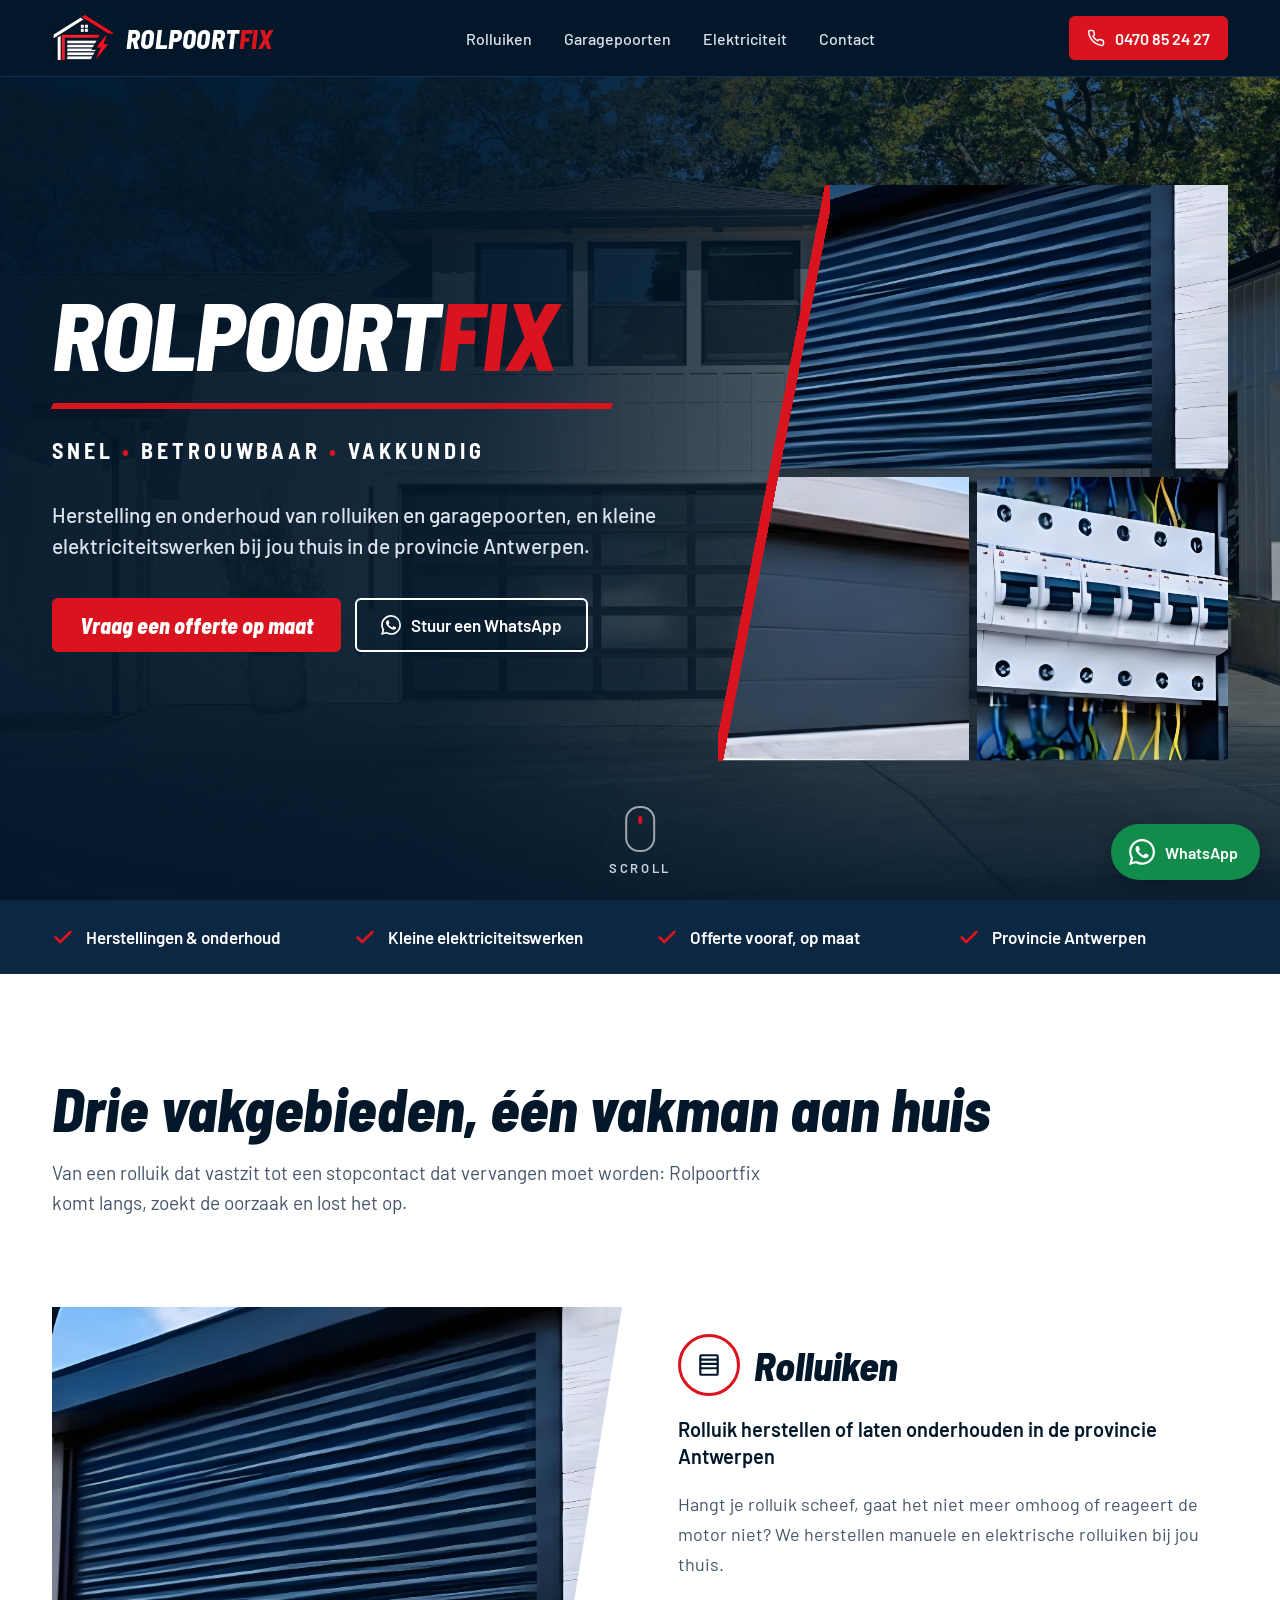
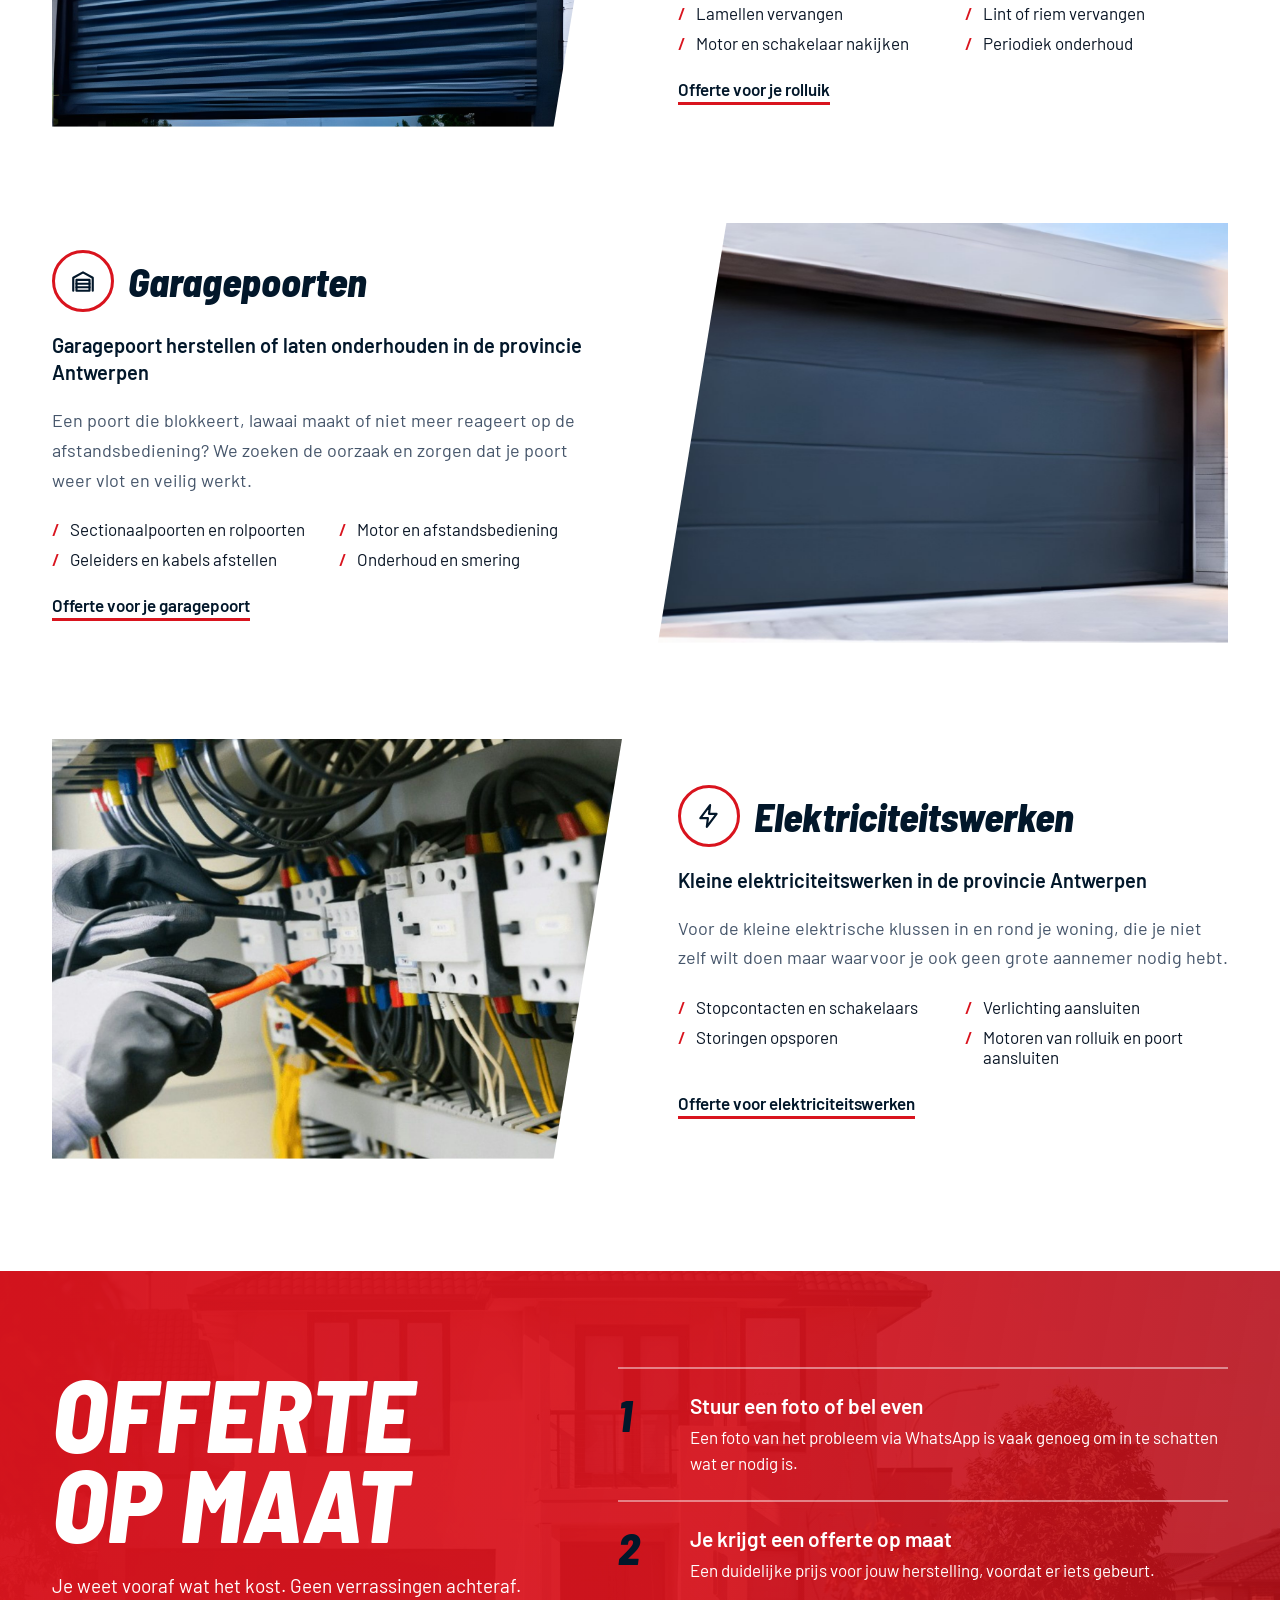
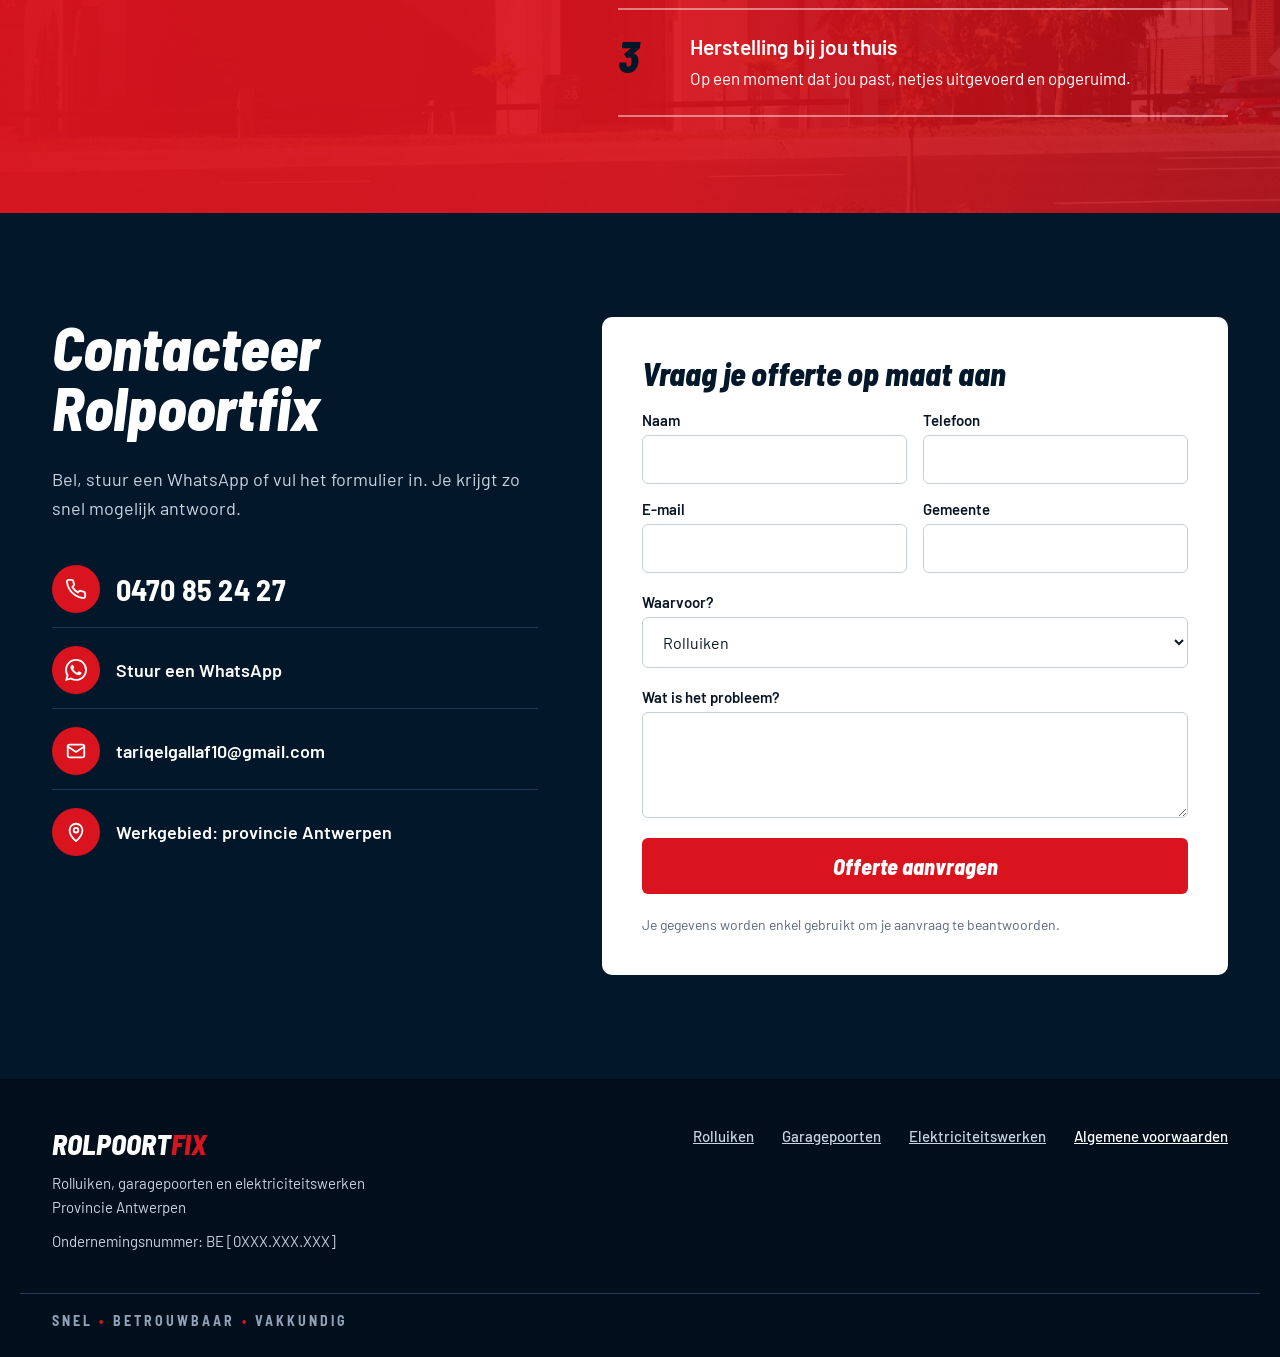
<file: index.html>
<!doctype html>
<html lang="nl-BE">
<head>
<meta charset="utf-8">
<meta name="viewport" content="width=device-width, initial-scale=1">
<title>Rolpoortfix | Rolluiken, garagepoorten &amp; elektriciteit – provincie Antwerpen</title>
<meta name="description" content="Rolluik of garagepoort stuk? Rolpoortfix herstelt en onderhoudt rolluiken en garagepoorten en doet kleine elektriciteitswerken in de provincie Antwerpen. Vraag een offerte op maat.">
<meta property="og:title" content="Rolpoortfix | Rolluiken, garagepoorten &amp; elektriciteit – provincie Antwerpen">
<meta property="og:description" content="Rolluik of garagepoort stuk? Rolpoortfix herstelt en onderhoudt rolluiken en garagepoorten en doet kleine elektriciteitswerken in de provincie Antwerpen. Vraag een offerte op maat.">
<meta property="og:type" content="website">
<meta property="og:image" content="assets/img/rolluik.jpg">
<meta name="theme-color" content="#02172A">
<link rel="icon" href="favicon.ico" sizes="any">
<link rel="apple-touch-icon" href="apple-touch-icon.png">
<link rel="preload" href="assets/fonts/barlow-latin-400-normal.woff2" as="font" type="font/woff2" crossorigin>
<link rel="preload" href="assets/fonts/barlow-semi-condensed-latin-800-italic.woff2" as="font" type="font/woff2" crossorigin>
<link rel="stylesheet" href="assets/css/style.css">
<script>document.documentElement.classList.add('js')</script>
<script src="assets/js/main.js" defer></script>
<script type="application/ld+json">{"@context": "https://schema.org", "@type": "HomeAndConstructionBusiness", "name": "Rolpoortfix", "slogan": "Snel • Betrouwbaar • Vakkundig", "telephone": "+32470852427", "email": "tariqelgallaf10@gmail.com", "image": "assets/img/logo.png", "areaServed": {"@type": "AdministrativeArea", "name": "Provincie Antwerpen"}, "description": "Herstelling en onderhoud van rolluiken en garagepoorten en kleine elektriciteitswerken in de provincie Antwerpen.", "makesOffer": [{"@type": "Offer", "itemOffered": {"@type": "Service", "name": "Rolluiken herstellen en onderhouden"}}, {"@type": "Offer", "itemOffered": {"@type": "Service", "name": "Garagepoorten herstellen en onderhouden"}}, {"@type": "Offer", "itemOffered": {"@type": "Service", "name": "Kleine elektriciteitswerken"}}]}</script>
</head>
<body>

<!-- Iconen (één keer gedefinieerd, hergebruikt met <use>) -->
<svg class="sprite" aria-hidden="true">
  <symbol id="i-phone" viewBox="0 0 24 24"><path d="M22 16.9v3a2 2 0 0 1-2.2 2 19.8 19.8 0 0 1-8.6-3.1 19.5 19.5 0 0 1-6-6A19.8 19.8 0 0 1 2.1 4.2 2 2 0 0 1 4.1 2h3a2 2 0 0 1 2 1.7c.1.9.4 1.8.7 2.7a2 2 0 0 1-.5 2.1L8 9.8a16 16 0 0 0 6 6l1.3-1.3a2 2 0 0 1 2.1-.4c.9.3 1.8.6 2.7.7a2 2 0 0 1 1.7 2z"/></symbol>
  <symbol id="i-whatsapp" viewBox="0 0 24 24"><path d="M17.472 14.382c-.297-.149-1.758-.867-2.03-.967-.273-.099-.471-.148-.67.15-.197.297-.767.966-.94 1.164-.173.199-.347.223-.644.075-.297-.15-1.255-.463-2.39-1.475-.883-.788-1.48-1.761-1.653-2.059-.173-.297-.018-.458.13-.606.134-.133.298-.347.446-.52.149-.174.198-.298.298-.497.099-.198.05-.371-.025-.52-.075-.149-.669-1.612-.916-2.207-.242-.579-.487-.5-.669-.51-.173-.008-.371-.01-.57-.01-.198 0-.52.074-.792.372-.272.297-1.04 1.016-1.04 2.479 0 1.462 1.065 2.875 1.213 3.074.149.198 2.096 3.2 5.077 4.487.709.306 1.262.489 1.694.625.712.227 1.36.195 1.871.118.571-.085 1.758-.719 2.006-1.413.248-.694.248-1.289.173-1.413-.074-.124-.272-.198-.57-.347m-5.421 7.403h-.004a9.87 9.87 0 0 1-5.031-1.378l-.361-.214-3.741.982.998-3.648-.235-.374a9.86 9.86 0 0 1-1.51-5.26c.001-5.45 4.436-9.884 9.888-9.884 2.64 0 5.122 1.03 6.988 2.898a9.825 9.825 0 0 1 2.893 6.994c-.003 5.45-4.437 9.884-9.885 9.884m8.413-18.297A11.815 11.815 0 0 0 12.05 0C5.495 0 .16 5.335.157 11.892c0 2.096.547 4.142 1.588 5.945L.057 24l6.305-1.654a11.882 11.882 0 0 0 5.683 1.448h.005c6.554 0 11.89-5.335 11.893-11.893a11.821 11.821 0 0 0-3.48-8.413z"/></symbol>
  <symbol id="i-check" viewBox="0 0 24 24"><path d="M4 12.5l5 5L20 6.5"/></symbol>
  <symbol id="i-rolluik" viewBox="0 0 24 24"><rect x="4" y="3" width="16" height="18" rx="1"/><path d="M4 7h16M4 11h16M4 15h16"/></symbol>
  <symbol id="i-garage" viewBox="0 0 24 24"><path d="M3 21V9l9-5 9 5v12"/><rect x="6" y="11" width="12" height="10"/><path d="M6 14.5h12M6 17.8h12"/></symbol>
  <symbol id="i-bolt" viewBox="0 0 24 24"><path d="M13 2L4 14h7l-1 8 9-12h-7z"/></symbol>
  <symbol id="i-mail" viewBox="0 0 24 24"><rect x="3" y="5" width="18" height="14" rx="2"/><path d="M3 7l9 6 9-6"/></symbol>
  <symbol id="i-pin" viewBox="0 0 24 24"><path d="M12 22s7-6.2 7-12a7 7 0 0 0-14 0c0 5.8 7 12 7 12z"/><circle cx="12" cy="10" r="2.5"/></symbol>
</svg>

<!-- Header -->
<header class="site-header">
  <div class="container site-header__inner">
    <a class="brand" href="#top" aria-label="Rolpoortfix, naar boven">
      <img class="brand__logo" src="assets/img/logo.png" alt="Rolpoortfix logo" width="62" height="48">
      <span class="wordmark">ROLPOORT<span class="accent">FIX</span></span>
    </a>
    <nav id="main-nav" class="main-nav" aria-label="Hoofdmenu">
      <a href="#rolluiken">Rolluiken</a>
      <a href="#garagepoorten">Garagepoorten</a>
      <a href="#elektriciteit">Elektriciteit</a>
      <a href="#contact">Contact</a>
    </nav>
    <div class="site-header__actions">
      <a class="btn btn--red btn--sm btn--collapse" href="tel:+32470852427">
        <svg class="icon" width="18" height="18" aria-hidden="true"><use href="#i-phone"/></svg>
        <span class="btn__label"><span class="visually-hidden">Bel </span>0470 85 24 27</span>
      </a>
      <button class="nav-toggle" type="button" aria-controls="main-nav" aria-expanded="false" aria-label="Menu openen">
        <span class="nav-toggle__bar"></span>
        <span class="nav-toggle__bar"></span>
        <span class="nav-toggle__bar"></span>
      </button>
    </div>
  </div>
</header>

<main>

<!-- Hero -->
<section id="top" class="hero">
  <!-- Achtergrondfoto: GoodLifeConstruction via Unsplash (Unsplash License) – https://unsplash.com/photos/3qRx6B4cT6g -->
  <img class="hero__bg" src="assets/img/hero-garagepoorten.jpg" alt="" fetchpriority="high">
  <div class="hero__shade" aria-hidden="true"></div>
  <div class="container hero__inner">
    <div class="hero__content">
      <p class="display-title hero__title" aria-hidden="true">ROLPOORT<span class="accent">FIX</span></p>
      <div class="skew-bar hero__bar"></div>
      <p class="tagline hero__tagline"><span class="nowrap">SNEL</span> <span class="nowrap"><span class="accent">•</span> BETROUWBAAR</span> <span class="nowrap"><span class="accent">•</span> VAKKUNDIG</span></p>
      <h1 class="hero__lead">Herstelling en onderhoud van rolluiken en garagepoorten, en kleine elektriciteitswerken bij jou thuis in de provincie Antwerpen.</h1>
      <div class="hero__actions">
        <a class="btn btn--red btn--display hero__cta" href="#contact">Vraag een offerte op maat</a>
        <a class="btn btn--outline btn--lg hero__whatsapp" href="https://wa.me/32470852427">
          <svg class="icon icon--fill" width="20" height="20" aria-hidden="true"><use href="#i-whatsapp"/></svg>
          Stuur een WhatsApp
        </a>
      </div>
    </div>
    <div class="hero__photos">
      <div class="hero__grid">
        <div class="hero__photo"><img src="assets/img/rolluik.jpg" alt="Elektrisch rolluik hersteld door Rolpoortfix"></div>
        <div class="hero__photo"><img src="assets/img/garagepoort.jpg" alt="Sectionale garagepoort"></div>
        <div class="hero__photo"><img src="assets/img/elektriciteit.jpg" alt="Zekeringkast bij kleine elektriciteitswerken"></div>
      </div>
      <div class="hero__slash" aria-hidden="true"></div>
    </div>
  </div>
  <a class="scroll-hint" href="#diensten-titel" aria-label="Scroll naar onze diensten"><span class="scroll-hint__mouse"></span>SCROLL</a>
</section>

<!-- Checklist -->
<section class="checklist" aria-label="Wat we doen">
  <div class="container checklist__inner">
    <p class="checklist__item reveal"><svg class="icon icon--check" width="22" height="22" aria-hidden="true"><use href="#i-check"/></svg>Herstellingen &amp; onderhoud</p>
    <p class="checklist__item reveal"><svg class="icon icon--check" width="22" height="22" aria-hidden="true"><use href="#i-check"/></svg>Kleine elektriciteitswerken</p>
    <p class="checklist__item reveal"><svg class="icon icon--check" width="22" height="22" aria-hidden="true"><use href="#i-check"/></svg>Offerte vooraf, op maat</p>
    <p class="checklist__item reveal"><svg class="icon icon--check" width="22" height="22" aria-hidden="true"><use href="#i-check"/></svg>Provincie Antwerpen</p>
  </div>
</section>

<!-- Diensten -->
<section class="services" aria-labelledby="diensten-titel">
  <div class="container services__intro reveal">
    <h2 id="diensten-titel" class="display-title services__title">Drie vakgebieden, één vakman aan huis</h2>
    <p class="services__lead">Van een rolluik dat vastzit tot een stopcontact dat vervangen moet worden: Rolpoortfix komt langs, zoekt de oorzaak en lost het op.</p>
  </div>

  <!-- Rolluiken -->
  <article id="rolluiken" class="container service">
    <div class="service__media reveal-img">
      <img src="assets/img/rolluik.jpg" alt="Rolluik herstellen in de provincie Antwerpen" loading="lazy">
    </div>
    <div class="service__body reveal">
      <div class="service__heading">
        <span class="icon-ring"><svg class="icon" width="26" height="26" aria-hidden="true"><use href="#i-rolluik"/></svg></span>
        <h3 class="display-title service__title">Rolluiken</h3>
      </div>
      <h4 class="service__subtitle">Rolluik herstellen of laten onderhouden in de provincie Antwerpen</h4>
      <p class="service__text">Hangt je rolluik scheef, gaat het niet meer omhoog of reageert de motor niet? We herstellen manuele en elektrische rolluiken bij jou thuis.</p>
      <ul class="service__list">
        <li>Lamellen vervangen</li>
        <li>Lint of riem vervangen</li>
        <li>Motor en schakelaar nakijken</li>
        <li>Periodiek onderhoud</li>
      </ul>
      <a class="text-link" href="#contact">Offerte voor je rolluik</a>
    </div>
  </article>

  <!-- Garagepoorten -->
  <article id="garagepoorten" class="container service service--reverse">
    <div class="service__media reveal-img">
      <img src="assets/img/garagepoort.jpg" alt="Garagepoort herstellen in de provincie Antwerpen" loading="lazy">
    </div>
    <div class="service__body reveal">
      <div class="service__heading">
        <span class="icon-ring"><svg class="icon" width="26" height="26" aria-hidden="true"><use href="#i-garage"/></svg></span>
        <h3 class="display-title service__title">Garagepoorten</h3>
      </div>
      <h4 class="service__subtitle">Garagepoort herstellen of laten onderhouden in de provincie Antwerpen</h4>
      <p class="service__text">Een poort die blokkeert, lawaai maakt of niet meer reageert op de afstandsbediening? We zoeken de oorzaak en zorgen dat je poort weer vlot en veilig werkt.</p>
      <ul class="service__list">
        <li>Sectionaalpoorten en rolpoorten</li>
        <li>Motor en afstandsbediening</li>
        <li>Geleiders en kabels afstellen</li>
        <li>Onderhoud en smering</li>
      </ul>
      <a class="text-link" href="#contact">Offerte voor je garagepoort</a>
    </div>
  </article>

  <!-- Elektriciteit -->
  <article id="elektriciteit" class="container service service--last">
    <div class="service__media reveal-img">
      <!-- Foto: Toolmash Expo via Unsplash (Unsplash License) – https://unsplash.com/photos/PkHf7BUWbtk -->
      <img src="assets/img/elektricien.jpg" alt="Kleine elektriciteitswerken in de provincie Antwerpen" loading="lazy">
    </div>
    <div class="service__body reveal">
      <div class="service__heading">
        <span class="icon-ring"><svg class="icon" width="26" height="26" aria-hidden="true"><use href="#i-bolt"/></svg></span>
        <h3 class="display-title service__title">Elektriciteits&shy;werken</h3>
      </div>
      <h4 class="service__subtitle">Kleine elektriciteitswerken in de provincie Antwerpen</h4>
      <p class="service__text">Voor de kleine elektrische klussen in en rond je woning, die je niet zelf wilt doen maar waarvoor je ook geen grote aannemer nodig hebt.</p>
      <ul class="service__list">
        <li>Stopcontacten en schakelaars</li>
        <li>Verlichting aansluiten</li>
        <li>Storingen opsporen</li>
        <li>Motoren van rolluik en poort aansluiten</li>
      </ul>
      <a class="text-link" href="#contact">Offerte voor elektriciteitswerken</a>
    </div>
  </article>
</section>

<!-- Offerte op maat -->
<!-- Achtergrondfoto: Troy Mortier via Unsplash (Unsplash License) – https://unsplash.com/photos/HckCpdBDeDk -->
<section class="quote" aria-labelledby="offerte-titel">
  <div class="container quote__inner">
    <div class="quote__intro reveal">
      <h2 id="offerte-titel" class="display-title quote__title">OFFERTE<br>OP MAAT</h2>
      <p class="quote__lead">Je weet vooraf wat het kost. Geen verrassingen achteraf.</p>
    </div>
    <ol class="steps">
      <li class="step reveal">
        <span class="step__num">1</span>
        <div><p class="step__title">Stuur een foto of bel even</p><p class="step__text">Een foto van het probleem via WhatsApp is vaak genoeg om in te schatten wat er nodig is.</p></div>
      </li>
      <li class="step reveal">
        <span class="step__num">2</span>
        <div><p class="step__title">Je krijgt een offerte op maat</p><p class="step__text">Een duidelijke prijs voor jouw herstelling, voordat er iets gebeurt.</p></div>
      </li>
      <li class="step reveal">
        <span class="step__num">3</span>
        <div><p class="step__title">Herstelling bij jou thuis</p><p class="step__text">Op een moment dat jou past, netjes uitgevoerd en opgeruimd.</p></div>
      </li>
    </ol>
  </div>
</section>

<!-- Contact -->
<section id="contact" class="contact" aria-labelledby="contact-titel">
  <div class="container contact__inner">
    <div class="contact__info reveal">
      <h2 id="contact-titel" class="display-title contact__title">Contacteer Rolpoortfix</h2>
      <p class="contact__lead">Bel, stuur een WhatsApp of vul het formulier in. Je krijgt zo snel mogelijk antwoord.</p>
      <div class="contact-list">
        <a class="contact-item" href="tel:+32470852427">
          <span class="icon-dot"><svg class="icon icon--white" width="22" height="22" aria-hidden="true"><use href="#i-phone"/></svg></span>
          <span class="contact-item__label contact-item__label--phone">0470 85 24 27</span>
        </a>
        <a class="contact-item" href="https://wa.me/32470852427">
          <span class="icon-dot"><svg class="icon icon--white icon--fill" width="22" height="22" aria-hidden="true"><use href="#i-whatsapp"/></svg></span>
          <span class="contact-item__label">Stuur een WhatsApp</span>
        </a>
        <a class="contact-item" href="mailto:tariqelgallaf10@gmail.com">
          <span class="icon-dot"><svg class="icon icon--white" width="22" height="22" aria-hidden="true"><use href="#i-mail"/></svg></span>
          <span class="contact-item__label">tariqelgallaf10@gmail.com</span>
        </a>
        <div class="contact-item">
          <span class="icon-dot"><svg class="icon icon--white" width="22" height="22" aria-hidden="true"><use href="#i-pin"/></svg></span>
          <span class="contact-item__label">Werkgebied: provincie Antwerpen</span>
        </div>
      </div>
    </div>

    <div class="form-card reveal">
      <form id="offerte-form" class="quote-form" name="offerte" method="POST" action="/" data-netlify="true" netlify-honeypot="bot-field">
        <input type="hidden" name="form-name" value="offerte">
        <p class="visually-hidden"><label>Niet invullen: <input name="bot-field" tabindex="-1" autocomplete="off"></label></p>
        <h3 class="display-title form-card__title">Vraag je offerte op maat aan</h3>
        <div class="form-grid">
          <div class="field"><label for="f-naam">Naam</label><input id="f-naam" class="input" name="naam" type="text" autocomplete="name" required></div>
          <div class="field"><label for="f-tel">Telefoon</label><input id="f-tel" class="input" name="telefoon" type="tel" autocomplete="tel" required></div>
          <div class="field"><label for="f-mail">E-mail</label><input id="f-mail" class="input" name="email" type="email" autocomplete="email"></div>
          <div class="field"><label for="f-gem">Gemeente</label><input id="f-gem" class="input" name="gemeente" type="text" autocomplete="address-level2" required></div>
        </div>
        <div class="field">
          <label for="f-dienst">Waarvoor?</label>
          <select id="f-dienst" class="input" name="dienst">
            <option>Rolluiken</option>
            <option>Garagepoorten</option>
            <option>Elektriciteitswerken</option>
            <option>Iets anders</option>
          </select>
        </div>
        <div class="field"><label for="f-msg">Wat is het probleem?</label><textarea id="f-msg" class="input" name="bericht" rows="4" required></textarea></div>
        <button class="btn btn--red btn--display btn--submit" type="submit">Offerte aanvragen</button>
        <p id="offerte-fout" class="form-error" role="alert" hidden>Versturen is niet gelukt. Probeer opnieuw, of bel of WhatsApp ons op <a href="tel:+32470852427">0470 85 24 27</a>.</p>
        <p class="form-note">Je gegevens worden enkel gebruikt om je aanvraag te beantwoorden.</p>
      </form>
      <div id="offerte-ok" class="form-success" role="status" hidden>
        <span class="form-success__icon"><svg class="icon icon--white icon--bold" width="30" height="30" aria-hidden="true"><use href="#i-check"/></svg></span>
        <h3 class="display-title form-card__title">Offerte aangevraagd</h3>
        <p class="form-success__text">Bedankt. Rolpoortfix neemt zo snel mogelijk contact met je op. Dringend? Bel 0470 85 24 27.</p>
        <button id="offerte-reset" class="btn-secondary" type="button">Nog een aanvraag sturen</button>
      </div>
    </div>
  </div>
</section>

</main>

<!-- Footer -->
<footer class="site-footer">
  <div class="container site-footer__inner">
    <div class="site-footer__brand">
      <span class="wordmark">ROLPOORT<span class="accent">FIX</span></span>
      <p class="site-footer__text">Rolluiken, garagepoorten en elektriciteitswerken<br>Provincie Antwerpen</p>
      <p class="site-footer__text">Ondernemingsnummer: BE [0XXX.XXX.XXX]</p>
    </div>
    <nav class="footer-nav" aria-label="Footer">
      <a href="#rolluiken">Rolluiken</a>
      <a href="#garagepoorten">Garagepoorten</a>
      <a href="#elektriciteit">Elektriciteitswerken</a>
      <a class="is-light" href="algemene-voorwaarden.html">Algemene voorwaarden</a>
    </nav>
  </div>
  <div class="container site-footer__bottom tagline"><span class="nowrap">SNEL</span> <span class="nowrap"><span class="accent">•</span> BETROUWBAAR</span> <span class="nowrap"><span class="accent">•</span> VAKKUNDIG</span></div>
</footer>

<!-- Zwevende WhatsApp-knop -->
<a class="btn whatsapp-float" href="https://wa.me/32470852427" aria-label="Stuur Rolpoortfix een WhatsApp-bericht">
  <svg class="icon icon--fill" width="26" height="26" aria-hidden="true"><use href="#i-whatsapp"/></svg>
  <span class="whatsapp-float__label">WhatsApp</span>
</a>

</body>
</html>
</file>
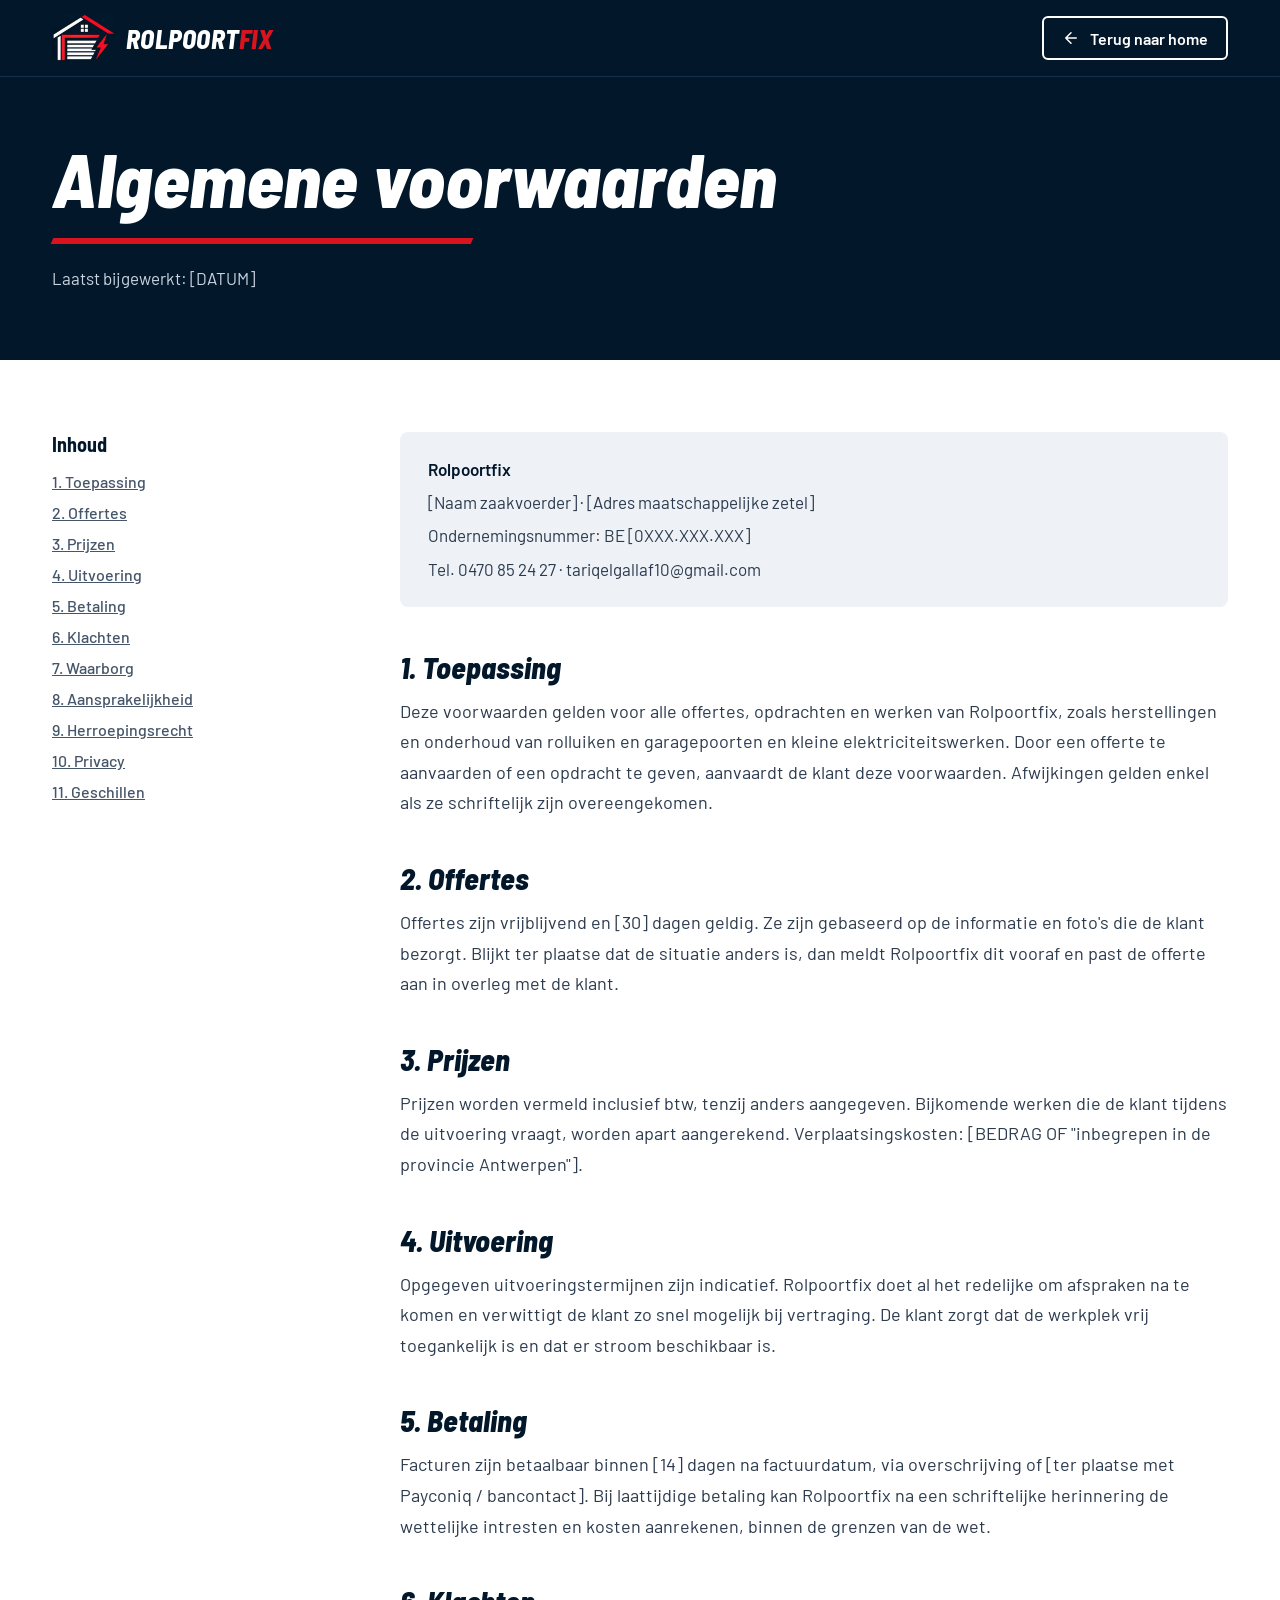
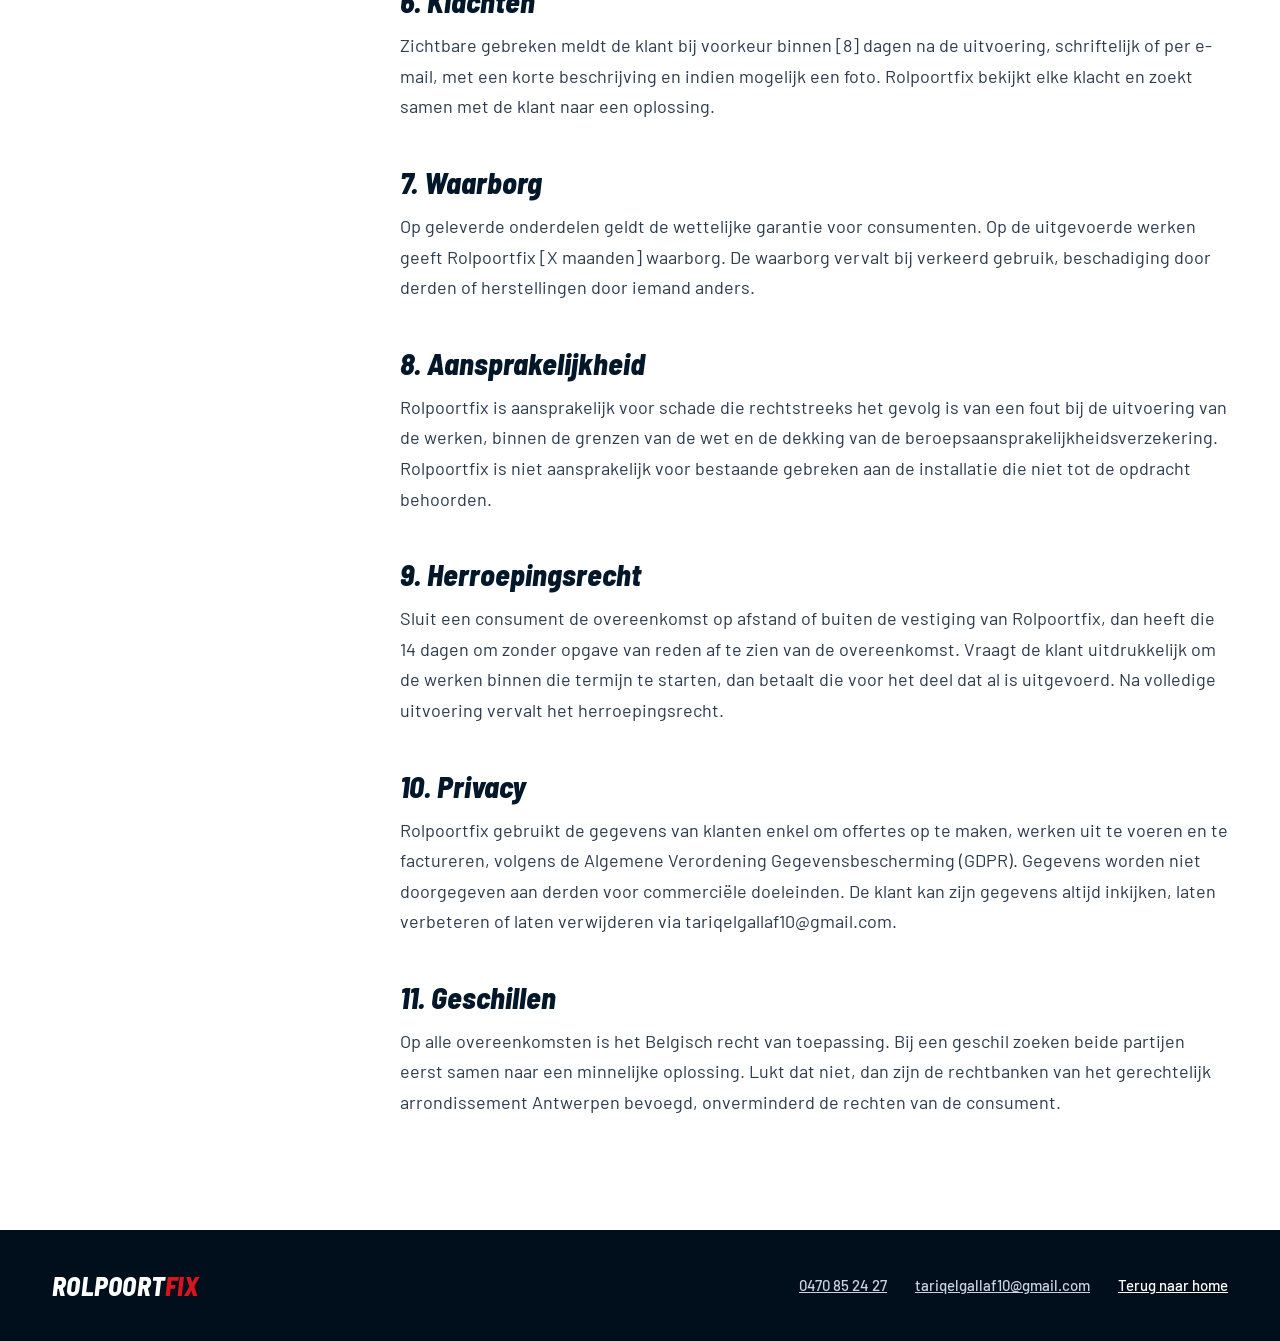
<file: algemene-voorwaarden.html>
<!doctype html>
<html lang="nl-BE">
<head>
<meta charset="utf-8">
<meta name="viewport" content="width=device-width, initial-scale=1">
<title>Algemene voorwaarden | Rolpoortfix</title>
<meta name="description" content="Algemene voorwaarden van Rolpoortfix voor herstellingen van rolluiken, garagepoorten en kleine elektriciteitswerken in de provincie Antwerpen.">
<meta property="og:title" content="Algemene voorwaarden | Rolpoortfix">
<meta property="og:description" content="Algemene voorwaarden van Rolpoortfix voor herstellingen van rolluiken, garagepoorten en kleine elektriciteitswerken in de provincie Antwerpen.">
<meta property="og:type" content="website">
<meta property="og:image" content="assets/img/rolluik.jpg">
<meta name="theme-color" content="#02172A">
<link rel="icon" href="favicon.ico" sizes="any">
<link rel="apple-touch-icon" href="apple-touch-icon.png">
<link rel="stylesheet" href="assets/css/style.css">
</head>
<body>

<header class="site-header">
  <div class="container site-header__inner">
    <a class="brand" href="index.html" aria-label="Rolpoortfix, naar de homepagina">
      <img class="brand__logo" src="assets/img/logo.png" alt="Rolpoortfix logo" width="62" height="48">
      <span class="wordmark">ROLPOORT<span class="accent">FIX</span></span>
    </a>
    <a class="btn btn--outline btn--sm btn--collapse" href="index.html">
      <svg class="icon" width="18" height="18" viewBox="0 0 24 24" aria-hidden="true"><path d="M19 12H5M12 19l-7-7 7-7"/></svg>
      <span class="btn__label">Terug naar home</span>
    </a>
  </div>
</header>

<section class="page-hero">
  <div class="container page-hero__inner">
    <h1 class="display-title page-hero__title">Algemene voorwaarden</h1>
    <div class="skew-bar page-hero__bar"></div>
    <p class="page-hero__meta">Laatst bijgewerkt: [DATUM]</p>
  </div>
</section>

<main class="container legal">
  <nav class="legal-toc" aria-label="Inhoud">
    <p class="legal-toc__title">Inhoud</p>
    <a href="#art1">1. Toepassing</a>
    <a href="#art2">2. Offertes</a>
    <a href="#art3">3. Prijzen</a>
    <a href="#art4">4. Uitvoering</a>
    <a href="#art5">5. Betaling</a>
    <a href="#art6">6. Klachten</a>
    <a href="#art7">7. Waarborg</a>
    <a href="#art8">8. Aansprakelijkheid</a>
    <a href="#art9">9. Herroepingsrecht</a>
    <a href="#art10">10. Privacy</a>
    <a href="#art11">11. Geschillen</a>
  </nav>

  <div class="legal-content">

    <div class="legal-card">
      <p class="legal-card__name">Rolpoortfix</p>
      <p>[Naam zaakvoerder] · [Adres maatschappelijke zetel]</p>
      <p>Ondernemingsnummer: BE [0XXX.XXX.XXX]</p>
      <p>Tel. 0470 85 24 27 · tariqelgallaf10@gmail.com</p>
    </div>

    <section id="art1">
      <h2 class="display-title">1. Toepassing</h2>
      <p>Deze voorwaarden gelden voor alle offertes, opdrachten en werken van Rolpoortfix, zoals herstellingen en onderhoud van rolluiken en garagepoorten en kleine elektriciteitswerken. Door een offerte te aanvaarden of een opdracht te geven, aanvaardt de klant deze voorwaarden. Afwijkingen gelden enkel als ze schriftelijk zijn overeengekomen.</p>
    </section>

    <section id="art2">
      <h2 class="display-title">2. Offertes</h2>
      <p>Offertes zijn vrijblijvend en [30] dagen geldig. Ze zijn gebaseerd op de informatie en foto's die de klant bezorgt. Blijkt ter plaatse dat de situatie anders is, dan meldt Rolpoortfix dit vooraf en past de offerte aan in overleg met de klant.</p>
    </section>

    <section id="art3">
      <h2 class="display-title">3. Prijzen</h2>
      <p>Prijzen worden vermeld inclusief btw, tenzij anders aangegeven. Bijkomende werken die de klant tijdens de uitvoering vraagt, worden apart aangerekend. Verplaatsingskosten: [BEDRAG OF "inbegrepen in de provincie Antwerpen"].</p>
    </section>

    <section id="art4">
      <h2 class="display-title">4. Uitvoering</h2>
      <p>Opgegeven uitvoeringstermijnen zijn indicatief. Rolpoortfix doet al het redelijke om afspraken na te komen en verwittigt de klant zo snel mogelijk bij vertraging. De klant zorgt dat de werkplek vrij toegankelijk is en dat er stroom beschikbaar is.</p>
    </section>

    <section id="art5">
      <h2 class="display-title">5. Betaling</h2>
      <p>Facturen zijn betaalbaar binnen [14] dagen na factuurdatum, via overschrijving of [ter plaatse met Payconiq / bancontact]. Bij laattijdige betaling kan Rolpoortfix na een schriftelijke herinnering de wettelijke intresten en kosten aanrekenen, binnen de grenzen van de wet.</p>
    </section>

    <section id="art6">
      <h2 class="display-title">6. Klachten</h2>
      <p>Zichtbare gebreken meldt de klant bij voorkeur binnen [8] dagen na de uitvoering, schriftelijk of per e-mail, met een korte beschrijving en indien mogelijk een foto. Rolpoortfix bekijkt elke klacht en zoekt samen met de klant naar een oplossing.</p>
    </section>

    <section id="art7">
      <h2 class="display-title">7. Waarborg</h2>
      <p>Op geleverde onderdelen geldt de wettelijke garantie voor consumenten. Op de uitgevoerde werken geeft Rolpoortfix [X maanden] waarborg. De waarborg vervalt bij verkeerd gebruik, beschadiging door derden of herstellingen door iemand anders.</p>
    </section>

    <section id="art8">
      <h2 class="display-title">8. Aansprakelijkheid</h2>
      <p>Rolpoortfix is aansprakelijk voor schade die rechtstreeks het gevolg is van een fout bij de uitvoering van de werken, binnen de grenzen van de wet en de dekking van de beroepsaansprakelijkheidsverzekering. Rolpoortfix is niet aansprakelijk voor bestaande gebreken aan de installatie die niet tot de opdracht behoorden.</p>
    </section>

    <section id="art9">
      <h2 class="display-title">9. Herroepingsrecht</h2>
      <p>Sluit een consument de overeenkomst op afstand of buiten de vestiging van Rolpoortfix, dan heeft die 14 dagen om zonder opgave van reden af te zien van de overeenkomst. Vraagt de klant uitdrukkelijk om de werken binnen die termijn te starten, dan betaalt die voor het deel dat al is uitgevoerd. Na volledige uitvoering vervalt het herroepingsrecht.</p>
    </section>

    <section id="art10">
      <h2 class="display-title">10. Privacy</h2>
      <p>Rolpoortfix gebruikt de gegevens van klanten enkel om offertes op te maken, werken uit te voeren en te factureren, volgens de Algemene Verordening Gegevensbescherming (GDPR). Gegevens worden niet doorgegeven aan derden voor commerciële doeleinden. De klant kan zijn gegevens altijd inkijken, laten verbeteren of laten verwijderen via tariqelgallaf10@gmail.com.</p>
    </section>

    <section id="art11">
      <h2 class="display-title">11. Geschillen</h2>
      <p>Op alle overeenkomsten is het Belgisch recht van toepassing. Bij een geschil zoeken beide partijen eerst samen naar een minnelijke oplossing. Lukt dat niet, dan zijn de rechtbanken van het gerechtelijk arrondissement Antwerpen bevoegd, onverminderd de rechten van de consument.</p>
    </section>

  </div>
</main>

<footer class="site-footer">
  <div class="container site-footer__inner site-footer__inner--compact">
    <span class="wordmark">ROLPOORT<span class="accent">FIX</span></span>
    <nav class="footer-nav" aria-label="Footer">
      <a href="tel:+32470852427">0470 85 24 27</a>
      <a href="mailto:tariqelgallaf10@gmail.com">tariqelgallaf10@gmail.com</a>
      <a class="is-light" href="index.html">Terug naar home</a>
    </nav>
  </div>
</footer>

</body>
</html>
</file>
<file: assets/css/style.css>
/* ==========================================================================
   Rolpoortfix – stylesheet
   1. Fonts         5. Header & footer    9.  Offerte op maat
   2. Tokens        6. Hero               10. Contact & formulier
   3. Basis         7. Checklist          11. Algemene voorwaarden
   4. Componenten   8. Diensten           12. Animaties & toegankelijkheid
   ========================================================================== */

/* 1. Fonts ---------------------------------------------------------------- */
@font-face{font-family:'Barlow Semi Condensed';font-style:normal;font-weight:600;font-display:swap;src:url(../fonts/barlow-semi-condensed-latin-600-normal.woff2) format('woff2')}
@font-face{font-family:'Barlow Semi Condensed';font-style:normal;font-weight:700;font-display:swap;src:url(../fonts/barlow-semi-condensed-latin-700-normal.woff2) format('woff2')}
@font-face{font-family:'Barlow Semi Condensed';font-style:italic;font-weight:700;font-display:swap;src:url(../fonts/barlow-semi-condensed-latin-700-italic.woff2) format('woff2')}
@font-face{font-family:'Barlow Semi Condensed';font-style:italic;font-weight:800;font-display:swap;src:url(../fonts/barlow-semi-condensed-latin-800-italic.woff2) format('woff2')}
@font-face{font-family:'Barlow';font-style:normal;font-weight:400;font-display:swap;src:url(../fonts/barlow-latin-400-normal.woff2) format('woff2')}
@font-face{font-family:'Barlow';font-style:normal;font-weight:500;font-display:swap;src:url(../fonts/barlow-latin-500-normal.woff2) format('woff2')}
@font-face{font-family:'Barlow';font-style:normal;font-weight:600;font-display:swap;src:url(../fonts/barlow-latin-600-normal.woff2) format('woff2')}

/* 2. Tokens --------------------------------------------------------------- */
:root{
  --navy:#02172A;
  --navy-mid:#0B2742;
  --navy-deep:#010F1C;
  --navy-line:#1C3B5A;
  --red:#D9141E;
  --ink:#0A1626;
  --text:#2B3A4D;
  --muted:#45556A;
  --soft:#C9D4E1;
  --pale:#DCE3EC;
  --white:#FFFFFF;
  --whatsapp:#128C4A;
  --success:#128C4A;

  --font-body:'Barlow','Segoe UI',Helvetica,sans-serif;
  --font-display:'Barlow Semi Condensed','Arial Narrow',sans-serif;

  --ease-out:cubic-bezier(.2,.7,.2,1);
  --ease-in-out:cubic-bezier(.7,0,.2,1);

  --header-h:77px; /* wordt bijgewerkt door main.js */
}

/* 3. Basis ---------------------------------------------------------------- */
html{scroll-behavior:smooth;scroll-padding-top:84px;background:var(--navy)}
body{margin:0;min-height:100vh;font-family:var(--font-body);color:var(--ink);background:var(--white)}
a:focus-visible,button:focus-visible,input:focus-visible,select:focus-visible,textarea:focus-visible{outline:3px solid #FFB3B7;outline-offset:3px}
[hidden]{display:none !important}

.container{max-width:1240px;margin:0 auto;padding-left:32px;padding-right:32px;box-sizing:border-box}
.accent{color:var(--red)}
.nowrap{white-space:nowrap}
.visually-hidden{position:absolute !important;width:1px;height:1px;padding:0;margin:-1px;overflow:hidden;clip:rect(0 0 0 0);white-space:nowrap;border:0}

/* 4. Componenten ---------------------------------------------------------- */
.sprite{position:absolute;width:0;height:0;overflow:hidden}
.icon{flex:none;fill:none;stroke:currentColor;stroke-width:2;stroke-linecap:round;stroke-linejoin:round}
.icon--check{stroke:var(--red);stroke-width:3}
.icon--white{stroke:var(--white);color:var(--white)}
.icon--fill{fill:currentColor;stroke:none}
.icon--bold{stroke-width:3}

.wordmark{font-family:var(--font-display);font-style:italic;font-weight:800;font-size:26px;letter-spacing:.01em;color:var(--white)}

.display-title{margin:0;font-family:var(--font-display);font-style:italic;font-weight:800;line-height:1}

.skew-bar{height:6px;width:100%;max-width:560px;background:var(--red);transform:skewX(-24deg);transform-origin:left}

.tagline{font-family:var(--font-display);font-weight:700}

.btn{display:inline-flex;align-items:center;justify-content:center;gap:10px;border-radius:6px;text-decoration:none;box-sizing:border-box;cursor:pointer;transition:transform .15s ease,background-color .15s ease}
.btn:hover{transform:translateY(-1px)}
.btn:disabled{opacity:.75;cursor:progress;transform:none}
.btn--red{background:var(--red);color:var(--white);border:0}
.btn--outline{border:2px solid var(--white);color:var(--white)}
.btn--sm{min-height:44px;padding:0 18px;font-weight:600;font-size:16px}
.btn--lg{min-height:54px;padding:0 24px;font-weight:600;font-size:17px}
.btn--display{font-family:var(--font-display);font-style:italic;font-weight:800;font-size:22px}

.icon-ring{display:inline-flex;align-items:center;justify-content:center;width:56px;height:56px;border-radius:50%;border:3px solid var(--red);color:var(--navy);flex:none}
.icon-dot{display:inline-flex;align-items:center;justify-content:center;width:48px;height:48px;border-radius:50%;background:var(--red);flex:none}

.text-link{align-self:flex-start;margin-top:6px;color:var(--navy);font-weight:600;font-size:17px;text-decoration-color:var(--red);text-decoration-thickness:3px;text-underline-offset:6px}

.whatsapp-float{position:fixed;right:20px;bottom:20px;z-index:30;min-height:56px;padding:0 22px 0 18px;border-radius:28px;background:var(--whatsapp);color:var(--white);font-weight:600;font-size:16px;box-shadow:0 6px 18px rgba(1,15,28,.35)}

/* 5. Header & footer ------------------------------------------------------ */
.site-header{background:var(--navy);position:sticky;top:0;z-index:20;border-bottom:1px solid #12304D}
.site-header__inner{padding-top:14px;padding-bottom:14px;display:flex;align-items:center;justify-content:space-between;gap:24px;flex-wrap:wrap}
.brand{display:flex;align-items:center;gap:12px;text-decoration:none}
.brand__logo{height:48px;width:auto;display:block}
.main-nav{display:flex;align-items:center;gap:32px;font-weight:500;font-size:16px}
.main-nav a{text-decoration:none;color:var(--pale)}
.main-nav a:hover{color:var(--white)}
.site-header__actions{display:flex;align-items:center;gap:10px}
.nav-toggle{display:none;flex-direction:column;justify-content:center;align-items:center;gap:5px;width:44px;height:44px;padding:0;border:2px solid rgba(255,255,255,.35);border-radius:6px;background:transparent;cursor:pointer}
.nav-toggle__bar{display:block;width:20px;height:2px;border-radius:1px;background:var(--white);transition:transform .25s ease,opacity .2s ease}
.is-open .nav-toggle__bar:nth-child(1){transform:translateY(7px) rotate(45deg)}
.is-open .nav-toggle__bar:nth-child(2){opacity:0}
.is-open .nav-toggle__bar:nth-child(3){transform:translateY(-7px) rotate(-45deg)}

.site-footer{background:var(--navy-deep);color:var(--soft)}
.site-footer__inner{padding-top:48px;padding-bottom:40px;display:flex;flex-wrap:wrap;gap:32px;justify-content:space-between;align-items:flex-start}
.site-footer__inner--compact{padding-top:40px;gap:20px 32px;align-items:center}
.site-footer__brand{display:flex;flex-direction:column;gap:10px}
.site-footer__brand .wordmark{font-size:28px;letter-spacing:0}
.site-footer__text{margin:0;font-size:15px;line-height:1.6}
.footer-nav{display:flex;flex-wrap:wrap;gap:12px 28px;font-size:15px;font-weight:500}
.footer-nav a{color:var(--soft)}
.footer-nav a.is-light{color:var(--white)}
.site-footer__bottom{padding-top:18px;padding-bottom:28px;border-top:1px solid var(--navy-line);letter-spacing:.22em;font-size:14px;color:#8FA1B6}

/* 6. Hero ----------------------------------------------------------------- */
.hero{position:relative;overflow:hidden;background:var(--navy);color:var(--white);min-height:calc(100vh - var(--header-h));min-height:calc(100svh - var(--header-h));display:flex;flex-direction:column;justify-content:center}
.hero__bg{position:absolute;inset:0;width:100%;height:100%;object-fit:cover;object-position:center 60%;transform-origin:60% 50%;animation:kenburns 22s ease-out both}
.hero__shade{position:absolute;inset:0;background:linear-gradient(100deg,rgba(2,23,42,.97) 0%,rgba(2,23,42,.9) 38%,rgba(2,23,42,.55) 70%,rgba(2,23,42,.35) 100%),linear-gradient(to top,rgba(2,23,42,.85) 0%,transparent 35%)}
.hero__inner{position:relative;width:100%;padding-top:72px;padding-bottom:104px;display:flex;flex-wrap:wrap;gap:56px;align-items:center}
.hero__content{flex:1 1 460px;min-width:0;display:flex;flex-direction:column;gap:28px}
.hero__title{margin:0;font-size:clamp(52px,7.4vw,116px);line-height:.86;letter-spacing:-.01em;animation:fade-up .8s var(--ease-out) .1s both}
.hero__bar{animation:bar-grow 1s var(--ease-in-out) .45s both}
.hero__tagline{margin:0;font-size:22px;letter-spacing:.18em;animation:fade-up .8s var(--ease-out) .6s both}
.hero__lead{margin:8px 0 0;font-weight:500;font-size:21px;line-height:1.5;color:var(--pale);max-width:34em;animation:fade-up .8s var(--ease-out) .8s both}
.hero__actions{display:flex;flex-wrap:wrap;gap:14px;margin-top:8px;animation:fade-up .8s var(--ease-out) 1s both}
.hero__cta{position:relative;overflow:hidden;min-height:54px;padding:0 28px}
.hero__cta::after{content:"";position:absolute;top:0;bottom:0;left:-60%;width:40%;background:linear-gradient(100deg,transparent,rgba(255,255,255,.35),transparent);transform:skewX(-24deg);animation:shine 4.5s ease-in-out 2.2s infinite}
.hero__whatsapp{background:rgba(2,23,42,.35);backdrop-filter:blur(4px)}

.hero__photos{position:relative;flex:1 1 360px;min-width:0;height:min(64vh,600px);min-height:440px}
.hero__grid{position:absolute;inset:0;display:grid;grid-template-columns:repeat(2,minmax(0,1fr));grid-template-rows:repeat(2,minmax(0,1fr));gap:8px;clip-path:polygon(22% 0,100% 0,100% 100%,0 100%);filter:drop-shadow(0 24px 48px rgba(1,15,28,.55))}
.hero__photo{overflow:hidden;animation:photo-in 1s var(--ease-out) both}
.hero__photo:nth-child(1){grid-column:1 / span 2;animation-delay:.35s}
.hero__photo:nth-child(2){animation-delay:.55s}
.hero__photo:nth-child(3){animation-delay:.75s}
.hero__photo img{width:100%;height:100%;object-fit:cover;display:block;transition:transform .8s var(--ease-out)}
.hero__photo:hover img{transform:scale(1.06)}
.hero__slash{position:absolute;top:0;bottom:0;left:0;width:22%;background:linear-gradient(to bottom right,transparent calc(50% - 5px),var(--red) calc(50% - 5px),var(--red) calc(50% + 5px),transparent calc(50% + 5px));animation:slash-in .9s var(--ease-out) .9s both}

.scroll-hint{position:absolute;left:50%;bottom:24px;transform:translateX(-50%);display:flex;flex-direction:column;align-items:center;gap:8px;color:var(--soft);text-decoration:none;font-size:13px;font-weight:600;letter-spacing:.2em;animation:fade-in 1s ease 1.6s both}
.scroll-hint__mouse{display:block;width:26px;height:42px;border:2px solid rgba(255,255,255,.6);border-radius:14px;position:relative}
.scroll-hint__mouse::after{content:"";position:absolute;left:50%;top:8px;width:4px;height:8px;margin-left:-2px;border-radius:2px;background:var(--red);animation:wheel 1.8s ease-in-out infinite}

/* 7. Checklist ------------------------------------------------------------ */
.checklist{background:var(--navy-mid);color:var(--white)}
.checklist__inner{padding-top:26px;padding-bottom:26px;display:grid;grid-template-columns:repeat(auto-fit,minmax(min(220px,100%),1fr));gap:16px 32px}
.checklist__item{margin:0;display:flex;align-items:center;gap:12px;font-weight:600;font-size:17px}
.checklist__item:nth-child(2){transition-delay:.1s}
.checklist__item:nth-child(3){transition-delay:.2s}
.checklist__item:nth-child(4){transition-delay:.3s}

/* 8. Diensten ------------------------------------------------------------- */
.services{background:var(--white)}
.services__intro{padding-top:104px;padding-bottom:40px}
.services__title{font-size:clamp(38px,5vw,60px);color:var(--navy);max-width:16em}
.services__lead{margin:20px 0 0;font-size:19px;line-height:1.6;color:var(--muted);max-width:38em}

.service{padding-top:48px;padding-bottom:48px;display:flex;flex-wrap:wrap;gap:56px;align-items:center}
.service--reverse{flex-direction:row-reverse}
.service--last{padding-bottom:112px}
.service__media{position:relative;flex:1 1 460px;min-width:0}
.service__media img{width:100%;height:420px;object-fit:cover;display:block;clip-path:polygon(0 0,100% 0,88% 100%,0 100%)}
.service--reverse .service__media img{clip-path:polygon(12% 0,100% 0,100% 100%,0 100%)}
.service__body{flex:1 1 440px;min-width:0;display:flex;flex-direction:column;gap:20px;transition-delay:.2s}
.service__heading{display:flex;align-items:center;gap:14px}
.service__title{font-size:clamp(30px,7.5vw,40px);color:var(--navy);min-width:0;overflow-wrap:anywhere}
.service__subtitle{margin:0;font-size:20px;font-weight:600;line-height:1.35;color:var(--navy)}
.service__text{margin:0;font-size:18px;line-height:1.65;color:var(--muted);max-width:34em}
.service__list{margin:4px 0 0;padding:0;list-style:none;display:grid;grid-template-columns:repeat(auto-fit,minmax(min(220px,100%),1fr));gap:10px 24px;font-size:17px;color:var(--ink)}
.service__list li{display:flex;gap:10px;align-items:baseline}
.service__list li::before{content:"/";content:"/" / "";color:var(--red);font-weight:800}

/* 9. Offerte op maat ------------------------------------------------------ */
.quote{position:relative;overflow:hidden;color:var(--white);background:linear-gradient(100deg,rgba(217,20,30,.97) 0%,rgba(217,20,30,.93) 55%,rgba(185,14,23,.86) 100%),url(../img/woning-garagepoort.jpg) center 70% / cover no-repeat var(--red)}
.quote__inner{padding-top:96px;padding-bottom:96px;display:flex;flex-wrap:wrap;gap:56px;align-items:flex-start}
.quote__intro{flex:1 1 420px;min-width:0}
.quote__title{font-size:clamp(56px,8vw,104px);line-height:.88}
.quote__lead{margin:24px 0 0;font-size:19px;line-height:1.6;max-width:26em}

.steps{flex:1 1 520px;min-width:0;margin:0;padding:0;list-style:none;display:flex;flex-direction:column}
.step{display:flex;gap:24px;align-items:flex-start;padding:24px 0;border-top:2px solid rgba(255,255,255,.45)}
.step:last-child{border-bottom:2px solid rgba(255,255,255,.45)}
.step:nth-child(1){transition-delay:.15s}
.step:nth-child(2){transition-delay:.3s}
.step:nth-child(3){transition-delay:.45s}
.step__num{font-family:var(--font-display);font-style:italic;font-weight:800;font-size:44px;line-height:1;color:var(--navy);width:48px;flex:none}
.step__title{margin:0;font-weight:600;font-size:21px}
.step__text{margin:6px 0 0;font-size:17px;line-height:1.55}

/* 10. Contact & formulier ------------------------------------------------- */
.contact{background:var(--navy);color:var(--white)}
.contact__inner{padding-top:104px;padding-bottom:104px;display:flex;flex-wrap:wrap;gap:64px;align-items:flex-start}
.contact__info{flex:1 1 380px;min-width:0;display:flex;flex-direction:column;gap:28px}
.contact__title{font-size:clamp(40px,5vw,60px)}
.contact__lead{margin:0;font-size:18px;line-height:1.6;color:var(--soft);max-width:26em}
.contact-list{display:flex;flex-direction:column;gap:4px}
.contact-item{display:flex;align-items:center;gap:16px;padding:14px 0;text-decoration:none;color:var(--white);border-bottom:1px solid var(--navy-line)}
.contact-item:last-child{border-bottom:0}
.contact-item__label{font-size:18px;font-weight:600;overflow-wrap:anywhere}
.contact-item__label--phone{font-family:var(--font-display);font-weight:700;font-size:30px;letter-spacing:.01em}

.form-card{flex:1 1 520px;min-width:0;background:var(--white);color:var(--ink);border-radius:10px;padding:40px;box-sizing:border-box;transition-delay:.15s}
.quote-form{display:flex;flex-direction:column;gap:20px}
.form-card__title{font-size:32px;line-height:1.05;color:var(--navy)}
.form-grid{display:grid;grid-template-columns:repeat(auto-fit,minmax(min(200px,100%),1fr));gap:16px}
.field{display:flex;flex-direction:column;gap:6px}
.field label{font-weight:600;font-size:15px}
.input{width:100%;box-sizing:border-box;font:inherit;font-size:16px;padding:14px 16px;border:1.5px solid #C5CFDB;border-radius:6px;background:var(--white);color:var(--ink)}
.input:focus{border-color:var(--navy)}
textarea.input{resize:vertical}
.btn--submit{min-height:56px}
.form-note{margin:0;font-size:14px;line-height:1.5;color:#5A6A7E}
.form-error{margin:0;padding:12px 14px;border-radius:6px;background:#FDECEC;color:#8E0B12;font-size:15px;line-height:1.5}
.form-error a{color:inherit;font-weight:600}

.form-success{display:flex;flex-direction:column;gap:16px;padding:24px 0}
.form-success__icon{display:inline-flex;align-items:center;justify-content:center;width:64px;height:64px;border-radius:50%;background:var(--success)}
.form-success__text{margin:0;font-size:18px;line-height:1.6;color:var(--muted)}
.btn-secondary{align-self:flex-start;min-height:44px;padding:0 18px;border:2px solid var(--navy);border-radius:6px;background:var(--white);color:var(--navy);cursor:pointer;font:inherit;font-weight:600}

/* 11. Algemene voorwaarden ------------------------------------------------ */
.page-hero{background:var(--navy);color:var(--white)}
.page-hero__inner{padding-top:64px;padding-bottom:72px}
.page-hero__title{font-size:clamp(44px,6vw,80px);line-height:.95}
.page-hero__bar{max-width:420px;margin-top:24px}
.page-hero__meta{margin:24px 0 0;font-size:17px;color:var(--soft)}

.legal{padding-top:72px;padding-bottom:112px;display:flex;flex-wrap:wrap;gap:64px;align-items:flex-start}
.legal-toc{flex:1 1 240px;min-width:0;display:flex;flex-direction:column;gap:12px;font-size:16px;font-weight:500}
.legal-toc__title{margin:0 0 4px;font-family:var(--font-display);font-weight:700;font-size:20px;color:var(--navy)}
.legal-toc a{color:var(--muted)}
.legal-content{flex:999 1 560px;min-width:0;max-width:46em;display:flex;flex-direction:column;gap:44px;font-size:18px;line-height:1.7;color:var(--text);overflow-wrap:break-word;hyphens:auto}
.legal-content p{margin:0}
.legal-content h2{margin:0 0 12px;font-size:30px;line-height:1.1;color:var(--navy)}
.legal-card{display:flex;flex-direction:column;gap:6px;padding:24px 28px;background:#EEF2F7;border-radius:8px;font-size:17px;line-height:1.6}
.legal-card__name{font-weight:600;color:var(--navy)}

/* 12. Animaties & toegankelijkheid ---------------------------------------- */
@keyframes kenburns{from{transform:scale(1.15)}to{transform:scale(1)}}
@keyframes fade-up{from{opacity:0;transform:translateY(28px)}to{opacity:1;transform:none}}
@keyframes fade-in{from{opacity:0}to{opacity:1}}
@keyframes bar-grow{from{transform:skewX(-24deg) scaleX(0)}to{transform:skewX(-24deg) scaleX(1)}}
@keyframes photo-in{from{opacity:0;clip-path:inset(0 0 100% 0);transform:translateY(24px)}to{opacity:1;clip-path:inset(0 0 0 0);transform:none}}
@keyframes slash-in{from{opacity:0;transform:translateY(-40px)}to{opacity:1;transform:none}}
@keyframes wheel{0%{opacity:0;transform:translateY(0)}30%{opacity:1}100%{opacity:0;transform:translateY(14px)}}
@keyframes shine{0%{left:-60%}35%,100%{left:130%}}

/* Scroll-reveal: verbergt alleen inhoud als JavaScript draait (class "js" op <html>) */
.js .reveal{opacity:0;transform:translateY(40px);transition-property:opacity,transform;transition-duration:.9s;transition-timing-function:var(--ease-out)}
.js .reveal.is-visible{opacity:1;transform:none}
.js .reveal-img{clip-path:inset(0 100% 0 0);transition:clip-path 1.2s var(--ease-in-out)}
.js .is-visible .reveal-img{clip-path:inset(0 0 0 0)}

/* Responsief ------------------------------------------------------------- */
@media (max-width:960px){
  .hero__photos{display:none}
}
@media (max-width:1000px){
  .main-nav{display:none}
  /* Uitklapmenu (alleen met JavaScript; zonder JS blijft het menu verborgen) */
  .js .nav-toggle{display:inline-flex}
  .js .main-nav{display:flex;position:absolute;top:100%;left:0;right:0;flex-direction:column;align-items:stretch;gap:0;max-height:calc(100vh - var(--header-h));overflow-y:auto;padding:8px 32px 24px;background:var(--navy);border-bottom:3px solid var(--red);box-shadow:0 24px 48px rgba(1,15,28,.45);visibility:hidden;opacity:0;transform:translateY(-12px);transition:opacity .25s ease,transform .25s ease,visibility 0s linear .25s}
  .js .is-open .main-nav{visibility:visible;opacity:1;transform:none;transition:opacity .25s ease,transform .25s ease}
  .js .main-nav a{padding:16px 0;border-bottom:1px solid var(--navy-line);font-family:var(--font-display);font-style:italic;font-weight:800;font-size:26px;color:var(--white)}
  .js .main-nav a:last-child{border-bottom:0}
}
@media (max-width:600px){
  .container{padding-left:20px;padding-right:20px}
  .hero__inner{padding-top:48px;padding-bottom:96px}
  .hero__title{font-size:min(15vw,64px)}
  .hero__tagline{font-size:18px;letter-spacing:.14em}
  .hero__lead{font-size:19px}
  .hero__actions .btn{flex:1 1 100%;text-align:center}
  .hero__cta{font-size:20px;padding:10px 20px}
  .services__intro{padding-top:72px}
  .service__media img{height:260px}
  .service--last{padding-bottom:80px}
  .quote__inner{padding-top:72px;padding-bottom:72px}
  .contact__inner{padding-top:72px;padding-bottom:72px;gap:48px}
  .form-card{padding:28px 20px}
  .whatsapp-float{width:56px;padding:0;border-radius:50%}
  .whatsapp-float__label{display:none}
  .page-hero__inner{padding-top:48px;padding-bottom:56px}
  .page-hero__title{font-size:min(11vw,44px);overflow-wrap:anywhere}
  .legal{padding-top:48px;padding-bottom:80px;gap:40px}
}
@media (max-width:600px){
  .js .main-nav{padding-left:20px;padding-right:20px}
}
@media (max-width:480px){
  .site-header__inner{gap:12px}
  .site-header__actions{gap:8px}
  .site-header .wordmark{font-size:22px}
  .brand{gap:10px}
  .brand__logo{height:40px}
  .btn--collapse{width:44px;padding:0}
  .btn--collapse .btn__label{position:absolute;width:1px;height:1px;margin:-1px;overflow:hidden;clip:rect(0 0 0 0);white-space:nowrap}
}
@media (max-width:360px){
  .container{padding-left:16px;padding-right:16px}
  .js .main-nav{padding-left:16px;padding-right:16px}
  .site-header .wordmark{font-size:20px}
  .brand{gap:8px}
  .brand__logo{height:36px}
  .site-header__inner{gap:8px}
}

@media (prefers-reduced-motion:reduce){
  *,*::before,*::after{animation:none !important;transition:none !important}
  .btn:hover{transform:none}
  .js .reveal,.js .reveal-img{opacity:1;transform:none;clip-path:none}
}
</file>
